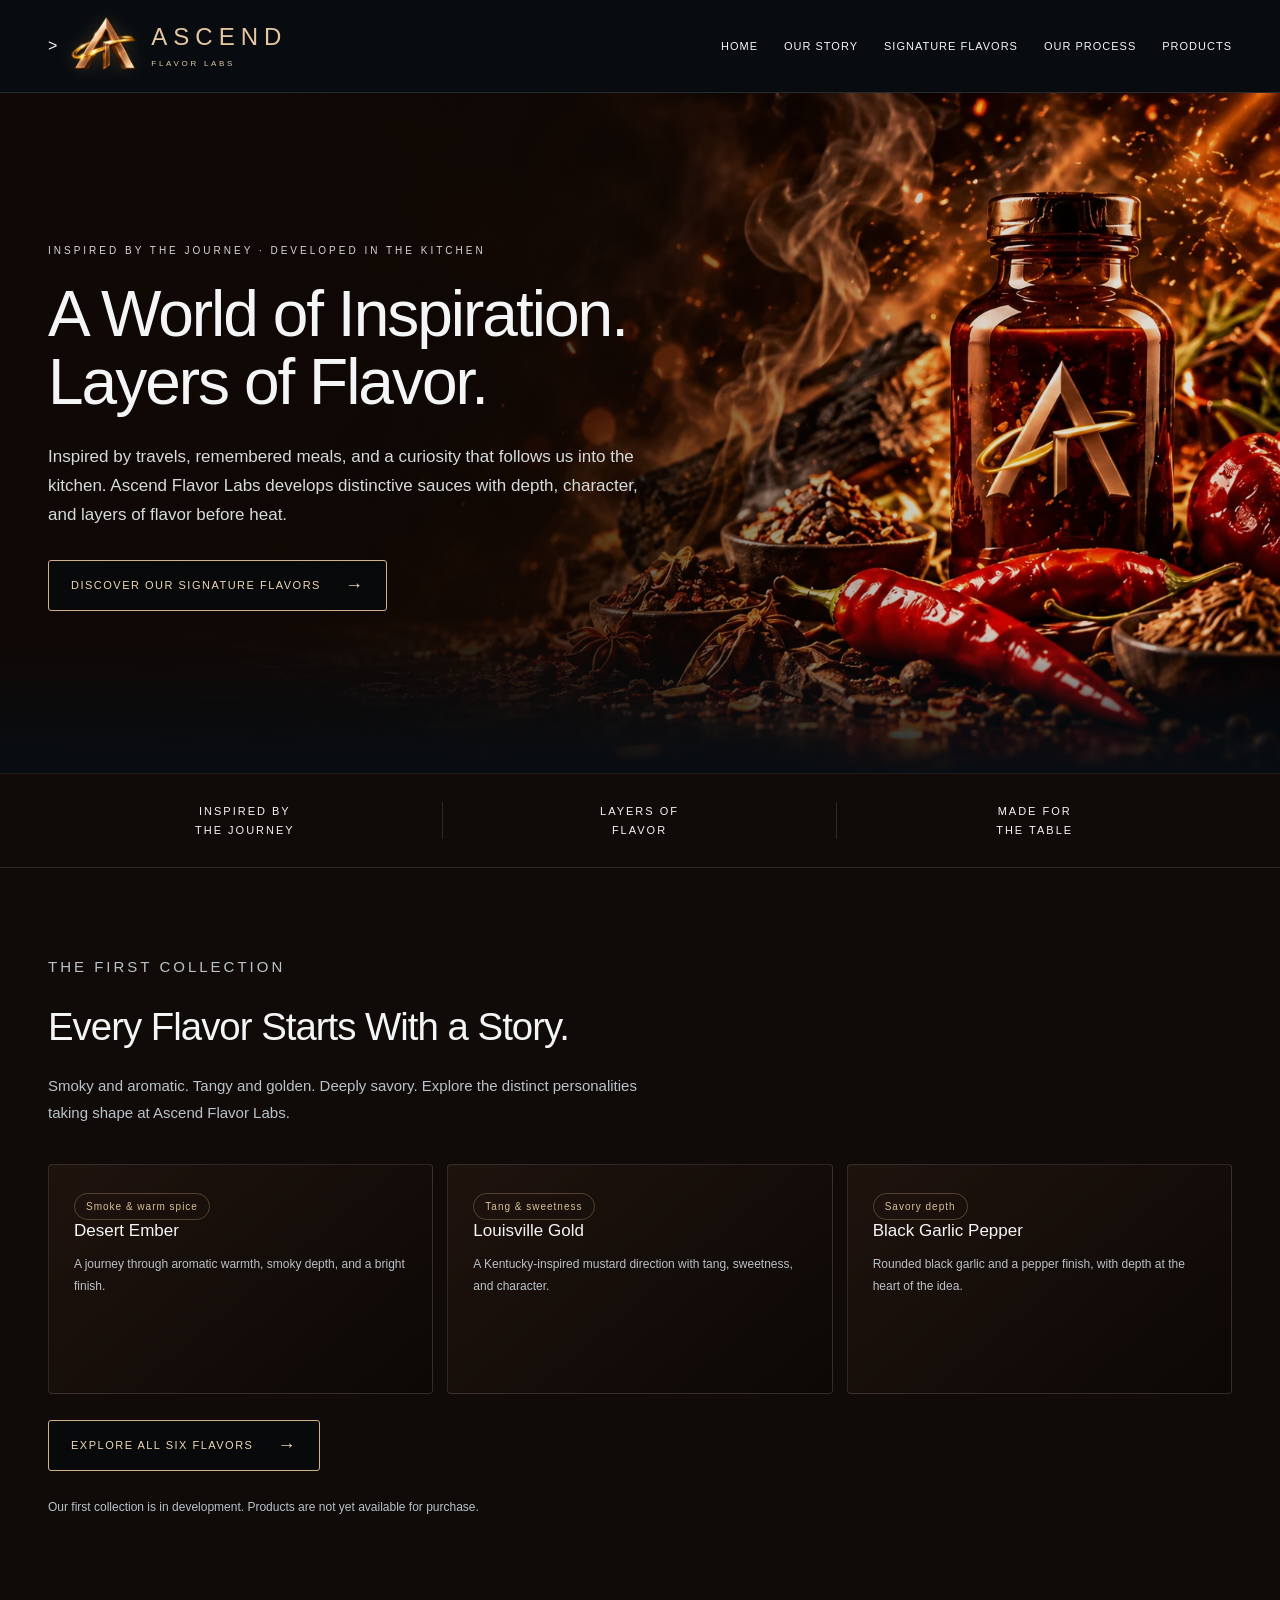
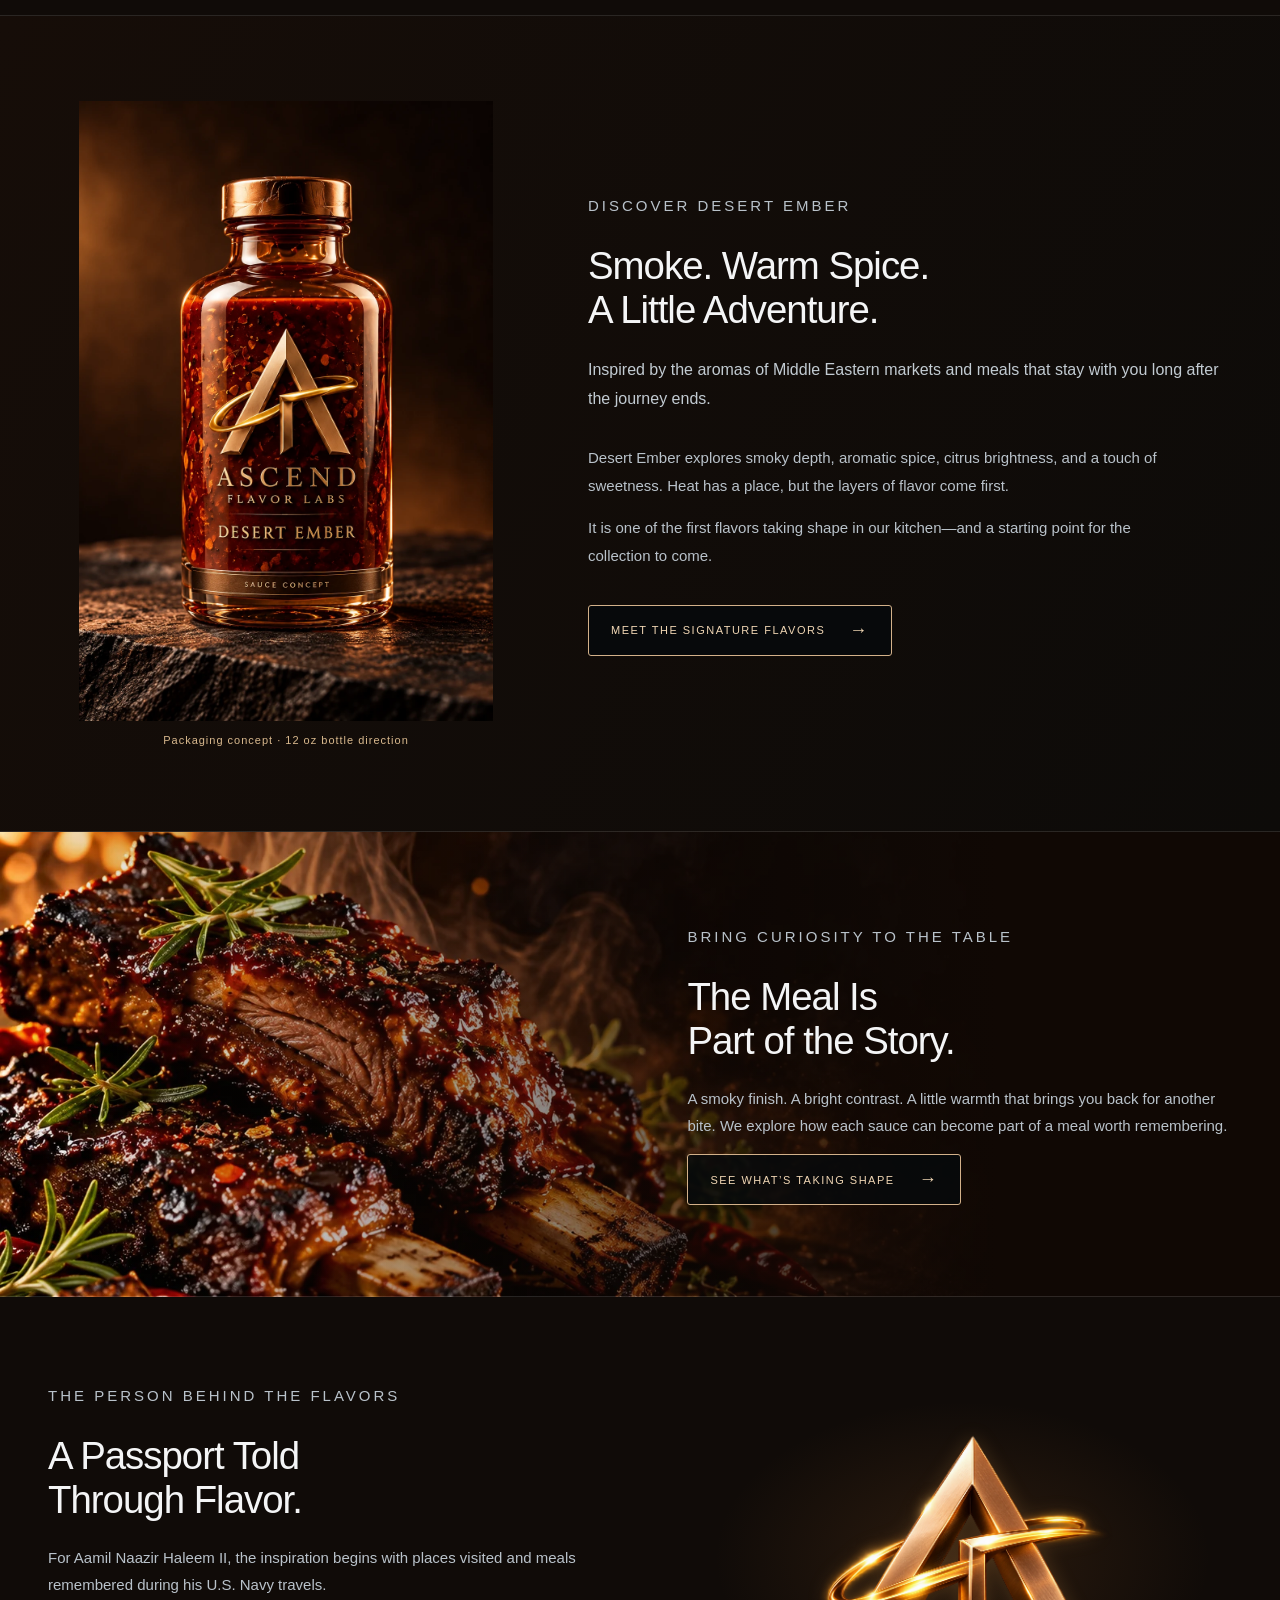
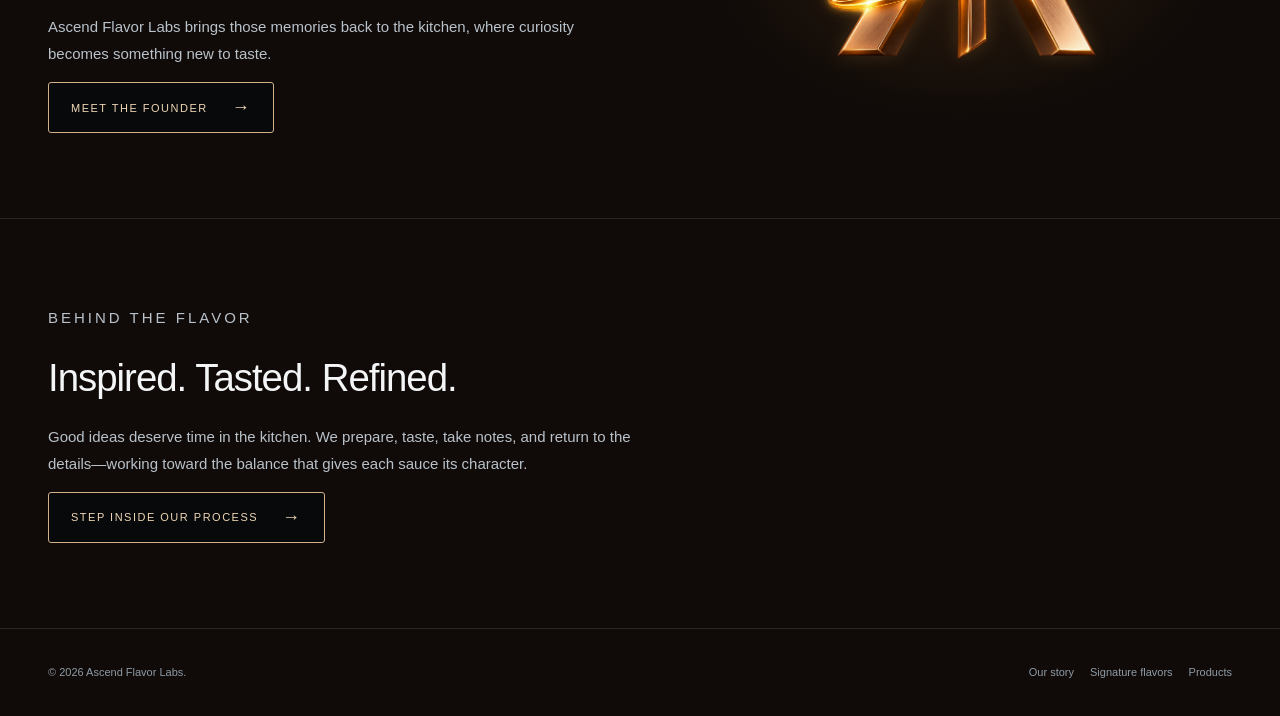
<file: index.html>
<!doctype html>
<html lang="en">
  <head>
    <meta charset="utf-8" />
    <meta name="viewport" content="width=device-width,initial-scale=1" />
    <meta name="robots" content="index,follow" />
    <title>Ascend Flavor Labs</title>
    <meta
      name="description"
      content="Ascend Flavor Labs: a world of inspiration, layers of flavor. Discover our signature sauces and the stories behind them."
    />
    <link rel="stylesheet" href="site.css" />
    <link rel="icon" href="assets/ascend-mark.svg" type="image/svg+xml" />
  <link rel="stylesheet" href="pages.css" /></head>
  <body class="flavor">
    <a class="skip" href="#main">Skip to content</a>
    <!-- Site header and navigation -->
    <header class="header">
      <div class="wrap nav">
        <div class="brand-block">
          <div class="brand">
            ><img
              src="assets/ascend-display.webp"
              alt="Ascend Flavor Labs"
              width="70"
              height="70"
            /><span class="brand-type"
              ><span class="brand-name">ASCEND</span
              ><span class="brand-entity">FLAVOR LABS</span></span
            ></div
          >
        </div>
        <button class="menu" aria-expanded="false" aria-controls="navigation">
          Menu
        </button>
        <nav class="links" id="navigation" aria-label="Main navigation"><a href="index.html">Home</a><a href="our-story.html">Our story</a><a href="signature-flavors.html">Signature flavors</a><a href="our-process.html">Our process</a><a href="products.html">Products</a></nav>
      </div>
    </header>
    <!-- Main page content -->
    <main id="main"><section class="hero" id="home" style="--hero:url(assets/flavor-hero.webp)"><div class="wrap"><div class="hero-copy"><p class="eyebrow">Inspired by the journey · Developed in the kitchen</p><h1>A World of Inspiration.<br />Layers of Flavor.</h1><p>Inspired by travels, remembered meals, and a curiosity that follows us into the kitchen. Ascend Flavor Labs develops distinctive sauces with depth, character, and layers of flavor before heat.</p><a class="button" href="signature-flavors.html">Discover our signature flavors</a></div></div></section><div class="principles"><div class="wrap"><span>Inspired by<br />the journey</span><span>Layers of<br />flavor</span><span>Made for<br />the table</span></div></div><section class="section " id="development"><div class="wrap"><p class="eyebrow">The first collection</p><h2>Every Flavor Starts With a Story.</h2><p>Smoky and aromatic. Tangy and golden. Deeply savory. Explore the distinct personalities taking shape at Ascend Flavor Labs.</p><div class="cards collection-cards"><article class="card"><span class="badge">Smoke &amp; warm spice</span><h3>Desert Ember</h3><p>A journey through aromatic warmth, smoky depth, and a bright finish.</p></article><article class="card"><span class="badge">Tang &amp; sweetness</span><h3>Louisville Gold</h3><p>A Kentucky-inspired mustard direction with tang, sweetness, and character.</p></article><article class="card"><span class="badge">Savory depth</span><h3>Black Garlic Pepper</h3><p>Rounded black garlic and a pepper finish, with depth at the heart of the idea.</p></article></div><a class="button" href="signature-flavors.html">Explore all six flavors</a><p class="hint collection-status">Our first collection is in development. Products are not yet available for purchase.</p></div></section><section class="section featured-sauce" id="desert-ember"><div class="wrap"><div class="bottle-feature"><figure><img src="assets/desert-ember-concept.webp" width="1024" height="1536" alt="Desert Ember glass bottle concept with the raised Ascend emblem and painted lettering" loading="lazy"/><figcaption>Packaging concept · 12 oz bottle direction</figcaption></figure><div><p class="eyebrow">Discover Desert Ember</p><h2>Smoke. Warm Spice.<br />A Little Adventure.</h2><p class="lede">Inspired by the aromas of Middle Eastern markets and meals that stay with you long after the journey ends.</p><p>Desert Ember explores smoky depth, aromatic spice, citrus brightness, and a touch of sweetness. Heat has a place, but the layers of flavor come first.</p><p>It is one of the first flavors taking shape in our kitchen—and a starting point for the collection to come.</p><a class="button" href="signature-flavors.html#desert-ember">Meet the signature flavors</a></div></div></div></section><section class="image-section" style="--section-image:url(assets/flavor-food.webp)"><div class="wrap"><div class="image-copy"><p class="eyebrow">Bring curiosity to the table</p><h2>The Meal Is<br />Part of the Story.</h2><p>A smoky finish. A bright contrast. A little warmth that brings you back for another bite. We explore how each sauce can become part of a meal worth remembering.</p><a class="button" href="products.html">See what’s taking shape</a></div></div></section><section class="section " id="story"><div class="wrap"><div class="intro"><div><p class="eyebrow">The person behind the flavors</p><h2>A Passport Told<br />Through Flavor.</h2><p>For Aamil Naazir Haleem II, the inspiration begins with places visited and meals remembered during his U.S. Navy travels.</p><p>Ascend Flavor Labs brings those memories back to the kitchen, where curiosity becomes something new to taste.</p><a class="button" href="our-story.html#founder">Meet the founder</a></div><div class="intro-mark"><img src="assets/ascend-display.webp" width="300" height="276" alt="Bronze Ascend monogram with gold orbit" loading="lazy"/></div></div></div></section><section class="section " id="process"><div class="wrap"><p class="eyebrow">Behind the flavor</p><h2>Inspired. Tasted. Refined.</h2><p>Good ideas deserve time in the kitchen. We prepare, taste, take notes, and return to the details—working toward the balance that gives each sauce its character.</p><a class="button" href="our-process.html">Step inside our process</a></div></section></main>
    <!-- Site footer -->
    <footer class="footer">
      <div class="wrap">
        <div>© 2026 Ascend Flavor Labs.</div>
        <div><a href="our-story.html">Our story</a><a href="signature-flavors.html">Signature flavors</a><a href="products.html">Products</a></div>
      </div>
    </footer>
    <script src="site.js" defer></script>
  </body>
</html>
</file>
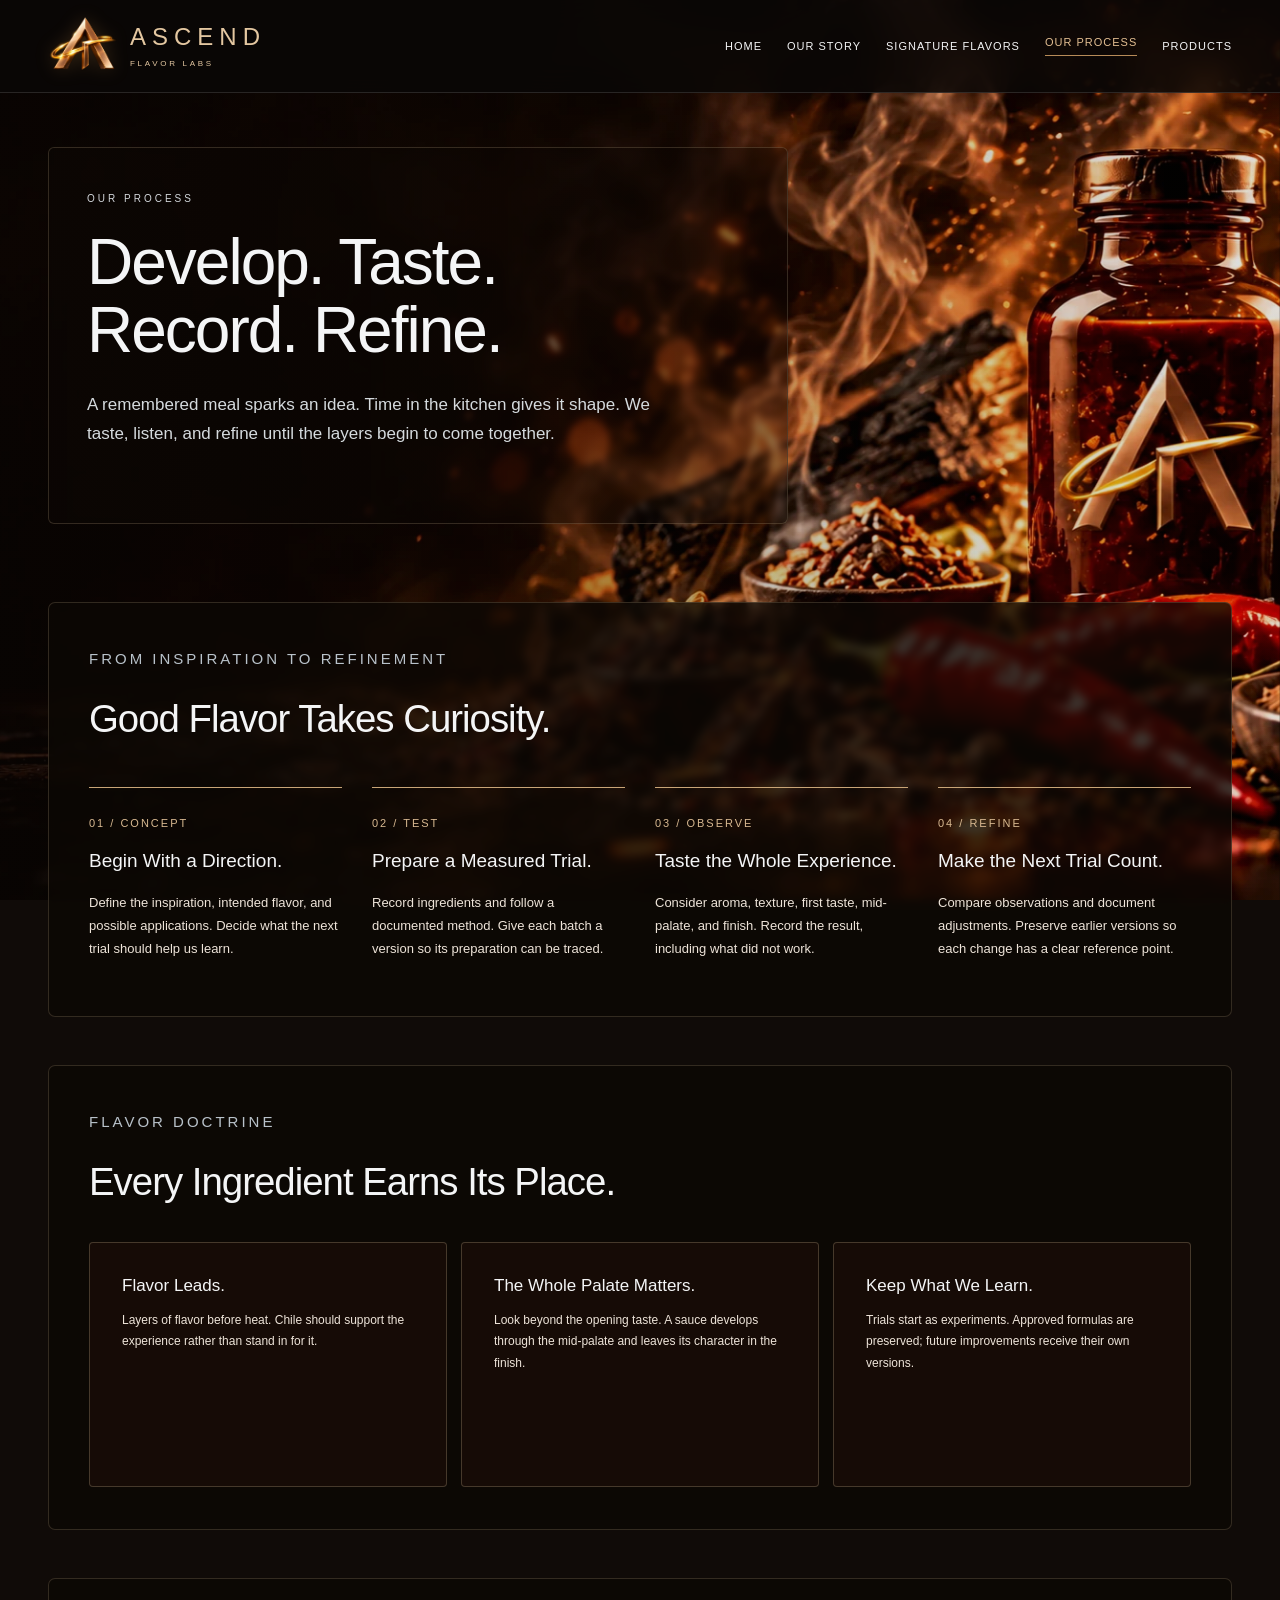
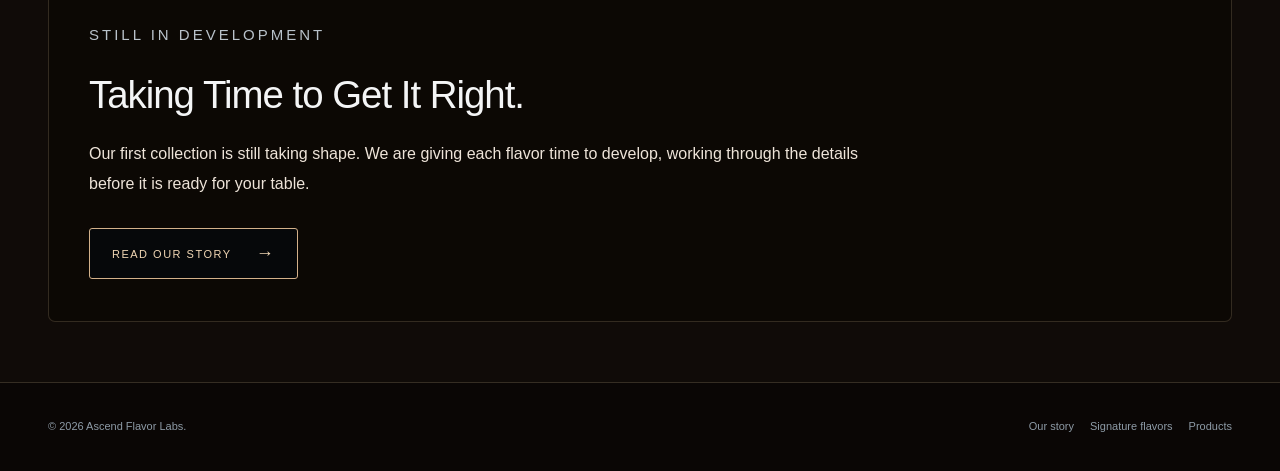
<file: our-process.html>
<!doctype html>
<html lang="en">
  <head>
    <meta charset="utf-8" />
    <meta name="viewport" content="width=device-width,initial-scale=1" />
    <meta name="robots" content="index,follow" />
    <title>Our Process | Ascend Flavor Labs</title>
    <meta
      name="description"
      content="Inside the Ascend Flavor Labs process: develop, taste, record, and refine. Layers of flavor before heat."
    />
    <link rel="stylesheet" href="site.css" />
    <link rel="icon" href="assets/ascend-mark.svg" type="image/svg+xml" />
  <link rel="stylesheet" href="pages.css" /></head>
  <body class="flavor immersive-page">
    <a class="skip" href="#main">Skip to content</a>
    <!-- Site header and navigation -->
    <header class="header">
      <div class="wrap nav">
        <div class="brand-block">
          <a class="brand" href="index.html"
            ><img
              src="assets/ascend-display.webp"
              alt="Ascend Flavor Labs"
              width="70"
              height="70"
            /><span class="brand-type"
              ><span class="brand-name">ASCEND</span
              ><span class="brand-entity">FLAVOR LABS</span></span
            ></a
          >
        </div>
        <button class="menu" aria-expanded="false" aria-controls="navigation">
          Menu
        </button>
        <nav class="links" id="navigation" aria-label="Main navigation"><a href="index.html">Home</a><a href="our-story.html">Our story</a><a href="signature-flavors.html">Signature flavors</a><a aria-current="page" href="our-process.html">Our process</a><a href="products.html">Products</a></nav>
      </div>
    </header>
    <!-- Main page content -->
    <main id="main"><section class="hero page-hero" style="--hero:url(assets/flavor-hero.webp)"><div class="wrap"><div class="hero-copy"><p class="eyebrow">Our process</p><h1>Develop. Taste.<br />Record. Refine.</h1><p>A remembered meal sparks an idea. Time in the kitchen gives it shape. We taste, listen, and refine until the layers begin to come together.</p></div></div></section><section class="section "><div class="wrap"><p class="eyebrow">From inspiration to refinement</p><h2>Good Flavor Takes Curiosity.</h2><div class="steps"><article class="step"><span>01 / CONCEPT</span><h3>Begin With a Direction.</h3><p>Define the inspiration, intended flavor, and possible applications. Decide what the next trial should help us learn.</p></article><article class="step"><span>02 / TEST</span><h3>Prepare a Measured Trial.</h3><p>Record ingredients and follow a documented method. Give each batch a version so its preparation can be traced.</p></article><article class="step"><span>03 / OBSERVE</span><h3>Taste the Whole Experience.</h3><p>Consider aroma, texture, first taste, mid-palate, and finish. Record the result, including what did not work.</p></article><article class="step"><span>04 / REFINE</span><h3>Make the Next Trial Count.</h3><p>Compare observations and document adjustments. Preserve earlier versions so each change has a clear reference point.</p></article></div></div></section><section class="section "><div class="wrap"><p class="eyebrow">Flavor doctrine</p><h2>Every Ingredient Earns Its Place.</h2><div class="cards memory-cards"><article class="card"><h3>Flavor Leads.</h3><p>Layers of flavor before heat. Chile should support the experience rather than stand in for it.</p></article><article class="card"><h3>The Whole Palate Matters.</h3><p>Look beyond the opening taste. A sauce develops through the mid-palate and leaves its character in the finish.</p></article><article class="card"><h3>Keep What We Learn.</h3><p>Trials start as experiments. Approved formulas are preserved; future improvements receive their own versions.</p></article></div></div></section><section class="section contact"><div class="wrap"><p class="eyebrow">Still in development</p><h2>Taking Time to Get It Right.</h2><p class="lede">Our first collection is still taking shape. We are giving each flavor time to develop, working through the details before it is ready for your table.</p><a class="button" href="our-story.html">Read our story</a></div></section></main>
    <!-- Site footer -->
    <footer class="footer">
      <div class="wrap">
        <div>© 2026 Ascend Flavor Labs.</div>
        <div><a href="our-story.html">Our story</a><a href="signature-flavors.html">Signature flavors</a><a href="products.html">Products</a></div>
      </div>
    </footer>
    <script src="site.js" defer></script>
  </body>
</html>
</file>
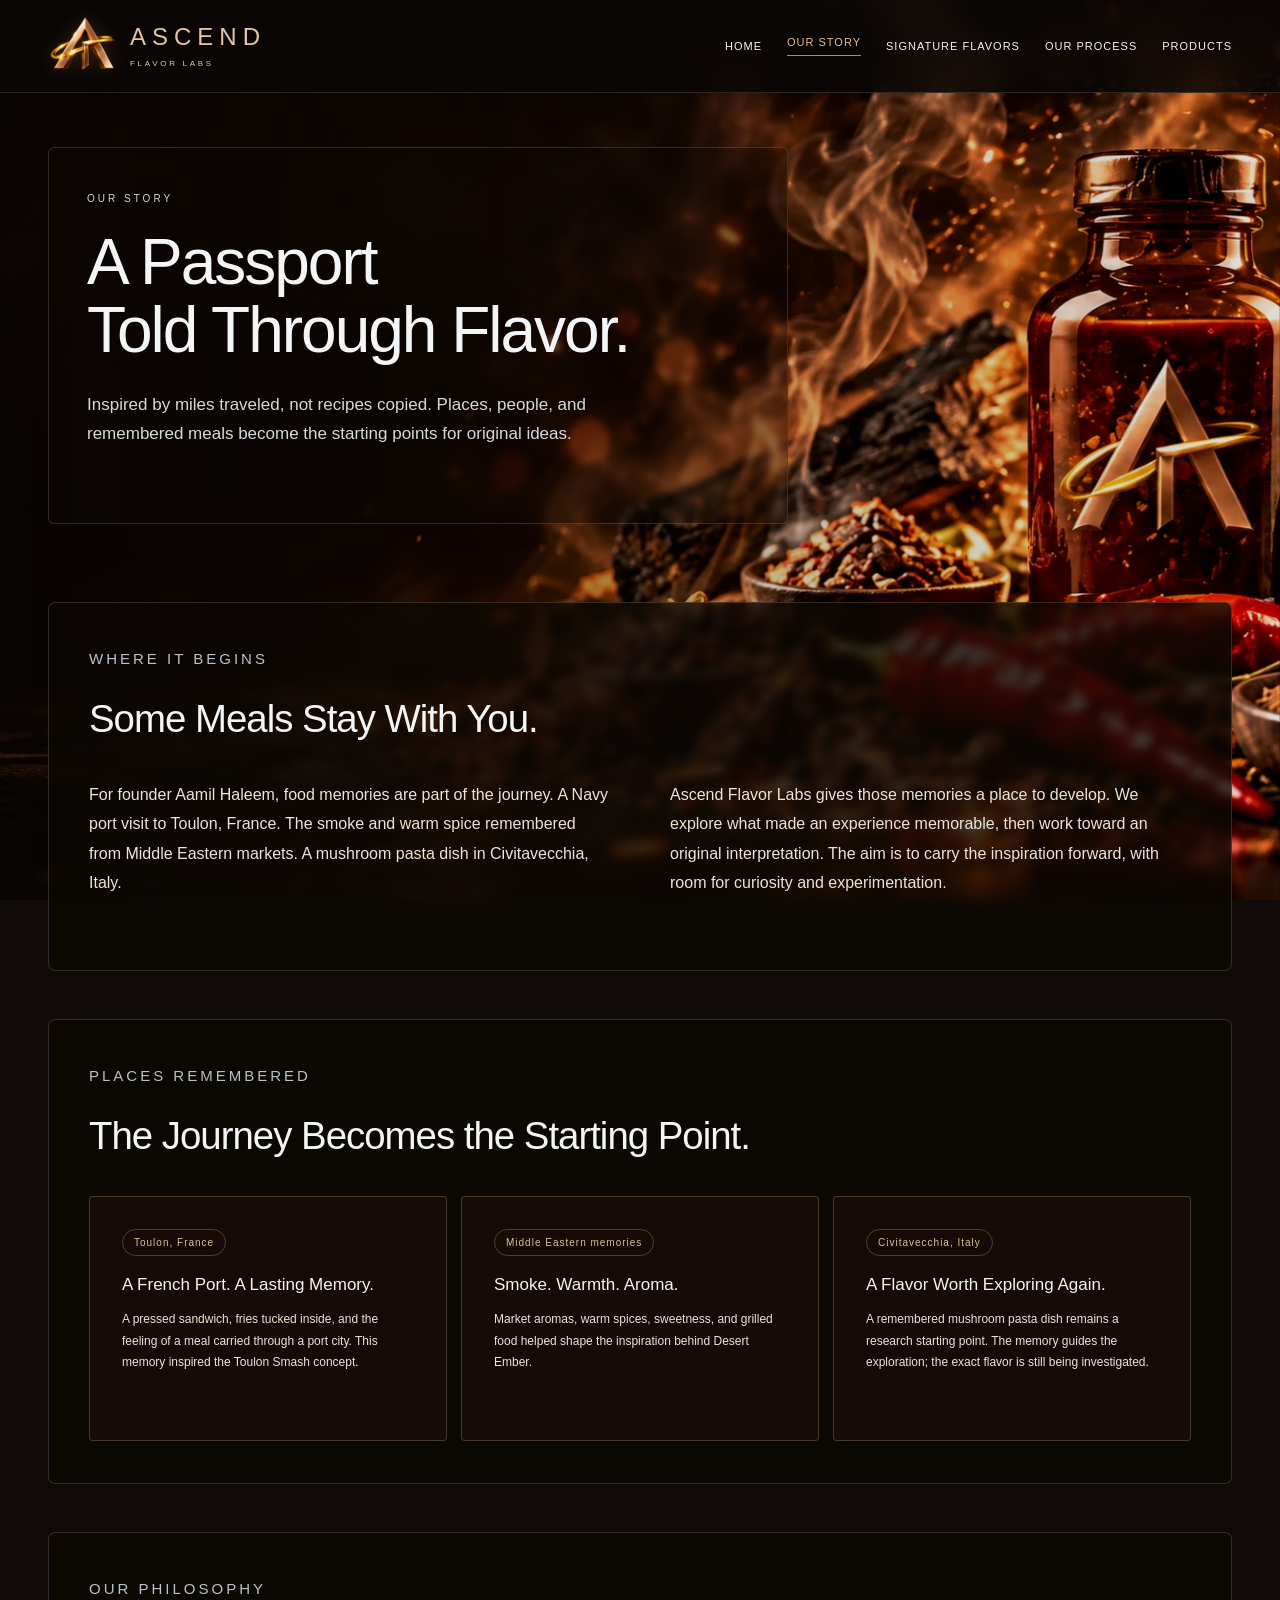
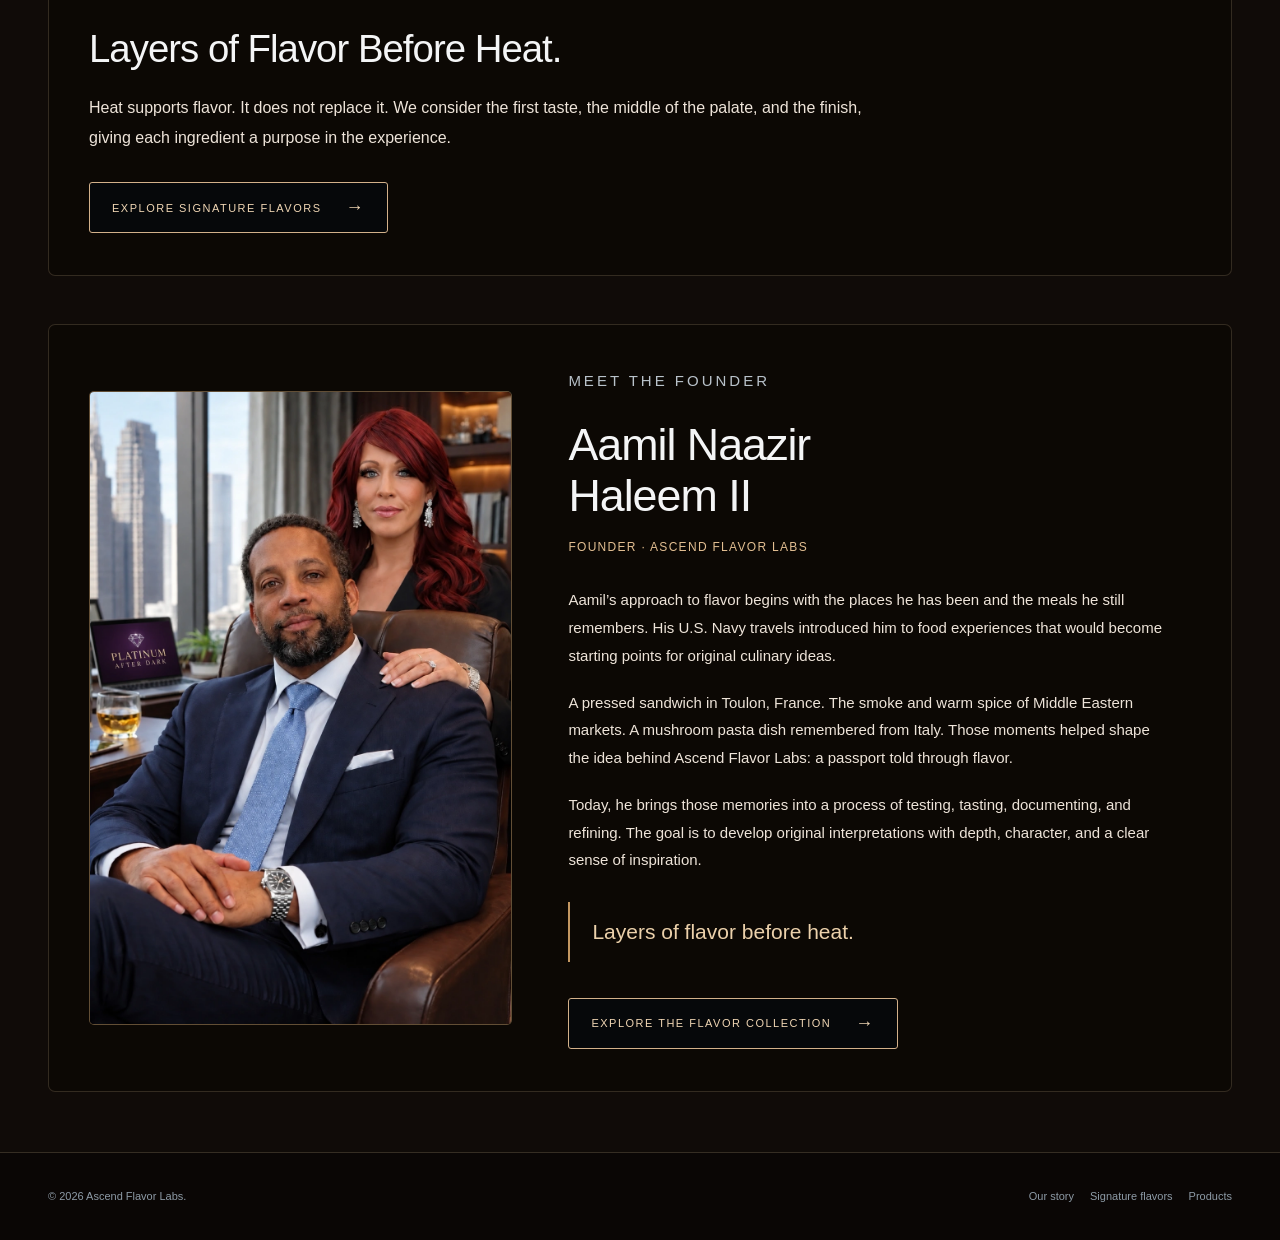
<file: our-story.html>
<!doctype html>
<html lang="en">
  <head>
    <meta charset="utf-8" />
    <meta name="viewport" content="width=device-width,initial-scale=1" />
    <meta name="robots" content="index,follow" />
    <title>Our Story | Ascend Flavor Labs</title>
    <meta
      name="description"
      content="Meet Aamil Naazir Haleem II and discover the travels and remembered meals behind Ascend Flavor Labs."
    />
    <link rel="stylesheet" href="site.css" />
    <link rel="icon" href="assets/ascend-mark.svg" type="image/svg+xml" />
  <link rel="stylesheet" href="pages.css" /></head>
  <body class="flavor immersive-page">
    <a class="skip" href="#main">Skip to content</a>
    <!-- Site header and navigation -->
    <header class="header">
      <div class="wrap nav">
        <div class="brand-block">
          <a class="brand" href="index.html"
            ><img
              src="assets/ascend-display.webp"
              alt="Ascend Flavor Labs"
              width="70"
              height="70"
            /><span class="brand-type"
              ><span class="brand-name">ASCEND</span
              ><span class="brand-entity">FLAVOR LABS</span></span
            ></a
          >
        </div>
        <button class="menu" aria-expanded="false" aria-controls="navigation">
          Menu
        </button>
        <nav class="links" id="navigation" aria-label="Main navigation"><a href="index.html">Home</a><a aria-current="page" href="our-story.html">Our story</a><a href="signature-flavors.html">Signature flavors</a><a href="our-process.html">Our process</a><a href="products.html">Products</a></nav>
      </div>
    </header>
    <!-- Main page content -->
    <main id="main"><section class="hero page-hero" style="--hero:url(assets/flavor-hero.webp)"><div class="wrap"><div class="hero-copy"><p class="eyebrow">Our story</p><h1>A Passport<br />Told Through Flavor.</h1><p>Inspired by miles traveled, not recipes copied. Places, people, and remembered meals become the starting points for original ideas.</p></div></div></section><section class="section "><div class="wrap"><p class="eyebrow">Where it begins</p><h2>Some Meals Stay With You.</h2><div class="story-grid"><p class="lede">For founder Aamil Haleem, food memories are part of the journey. A Navy port visit to Toulon, France. The smoke and warm spice remembered from Middle Eastern markets. A mushroom pasta dish in Civitavecchia, Italy.</p><p class="lede">Ascend Flavor Labs gives those memories a place to develop. We explore what made an experience memorable, then work toward an original interpretation. The aim is to carry the inspiration forward, with room for curiosity and experimentation.</p></div></div></section><section class="section "><div class="wrap"><p class="eyebrow">Places remembered</p><h2>The Journey Becomes the Starting Point.</h2><div class="cards memory-cards"><article class="card"><span class="badge">Toulon, France</span><h3>A French Port. A Lasting Memory.</h3><p>A pressed sandwich, fries tucked inside, and the feeling of a meal carried through a port city. This memory inspired the Toulon Smash concept.</p></article><article class="card"><span class="badge">Middle Eastern memories</span><h3>Smoke. Warmth. Aroma.</h3><p>Market aromas, warm spices, sweetness, and grilled food helped shape the inspiration behind Desert Ember.</p></article><article class="card"><span class="badge">Civitavecchia, Italy</span><h3>A Flavor Worth Exploring Again.</h3><p>A remembered mushroom pasta dish remains a research starting point. The memory guides the exploration; the exact flavor is still being investigated.</p></article></div></div></section><section class="section contact"><div class="wrap"><p class="eyebrow">Our philosophy</p><h2>Layers of Flavor Before Heat.</h2><p class="lede">Heat supports flavor. It does not replace it. We consider the first taste, the middle of the palate, and the finish, giving each ingredient a purpose in the experience.</p><a class="button" href="signature-flavors.html">Explore signature flavors</a></div></section><section class="section founder-section" id="founder"><div class="wrap"><div class="founder-grid"><figure class="founder-photo"><img src="assets/founder-portrait-platinum-pad.webp" alt="Portrait of Aamil Naazir Haleem II with his wife" width="1024" height="1536" loading="lazy" /></figure><div class="founder-bio"><p class="eyebrow">Meet the founder</p><h2>Aamil Naazir<br />Haleem II</h2><p class="founder-role">Founder · Ascend Flavor Labs</p><p>Aamil’s approach to flavor begins with the places he has been and the meals he still remembers. His U.S. Navy travels introduced him to food experiences that would become starting points for original culinary ideas.</p><p>A pressed sandwich in Toulon, France. The smoke and warm spice of Middle Eastern markets. A mushroom pasta dish remembered from Italy. Those moments helped shape the idea behind Ascend Flavor Labs: a passport told through flavor.</p><p>Today, he brings those memories into a process of testing, tasting, documenting, and refining. The goal is to develop original interpretations with depth, character, and a clear sense of inspiration.</p><blockquote>Layers of flavor before heat.</blockquote><a class="button" href="signature-flavors.html">Explore the flavor collection</a></div></div></div></section></main>
    <!-- Site footer -->
    <footer class="footer">
      <div class="wrap">
        <div>© 2026 Ascend Flavor Labs.</div>
        <div><a href="our-story.html">Our story</a><a href="signature-flavors.html">Signature flavors</a><a href="products.html">Products</a></div>
      </div>
    </footer>
    <script src="site.js" defer></script>
  </body>
</html>
</file>
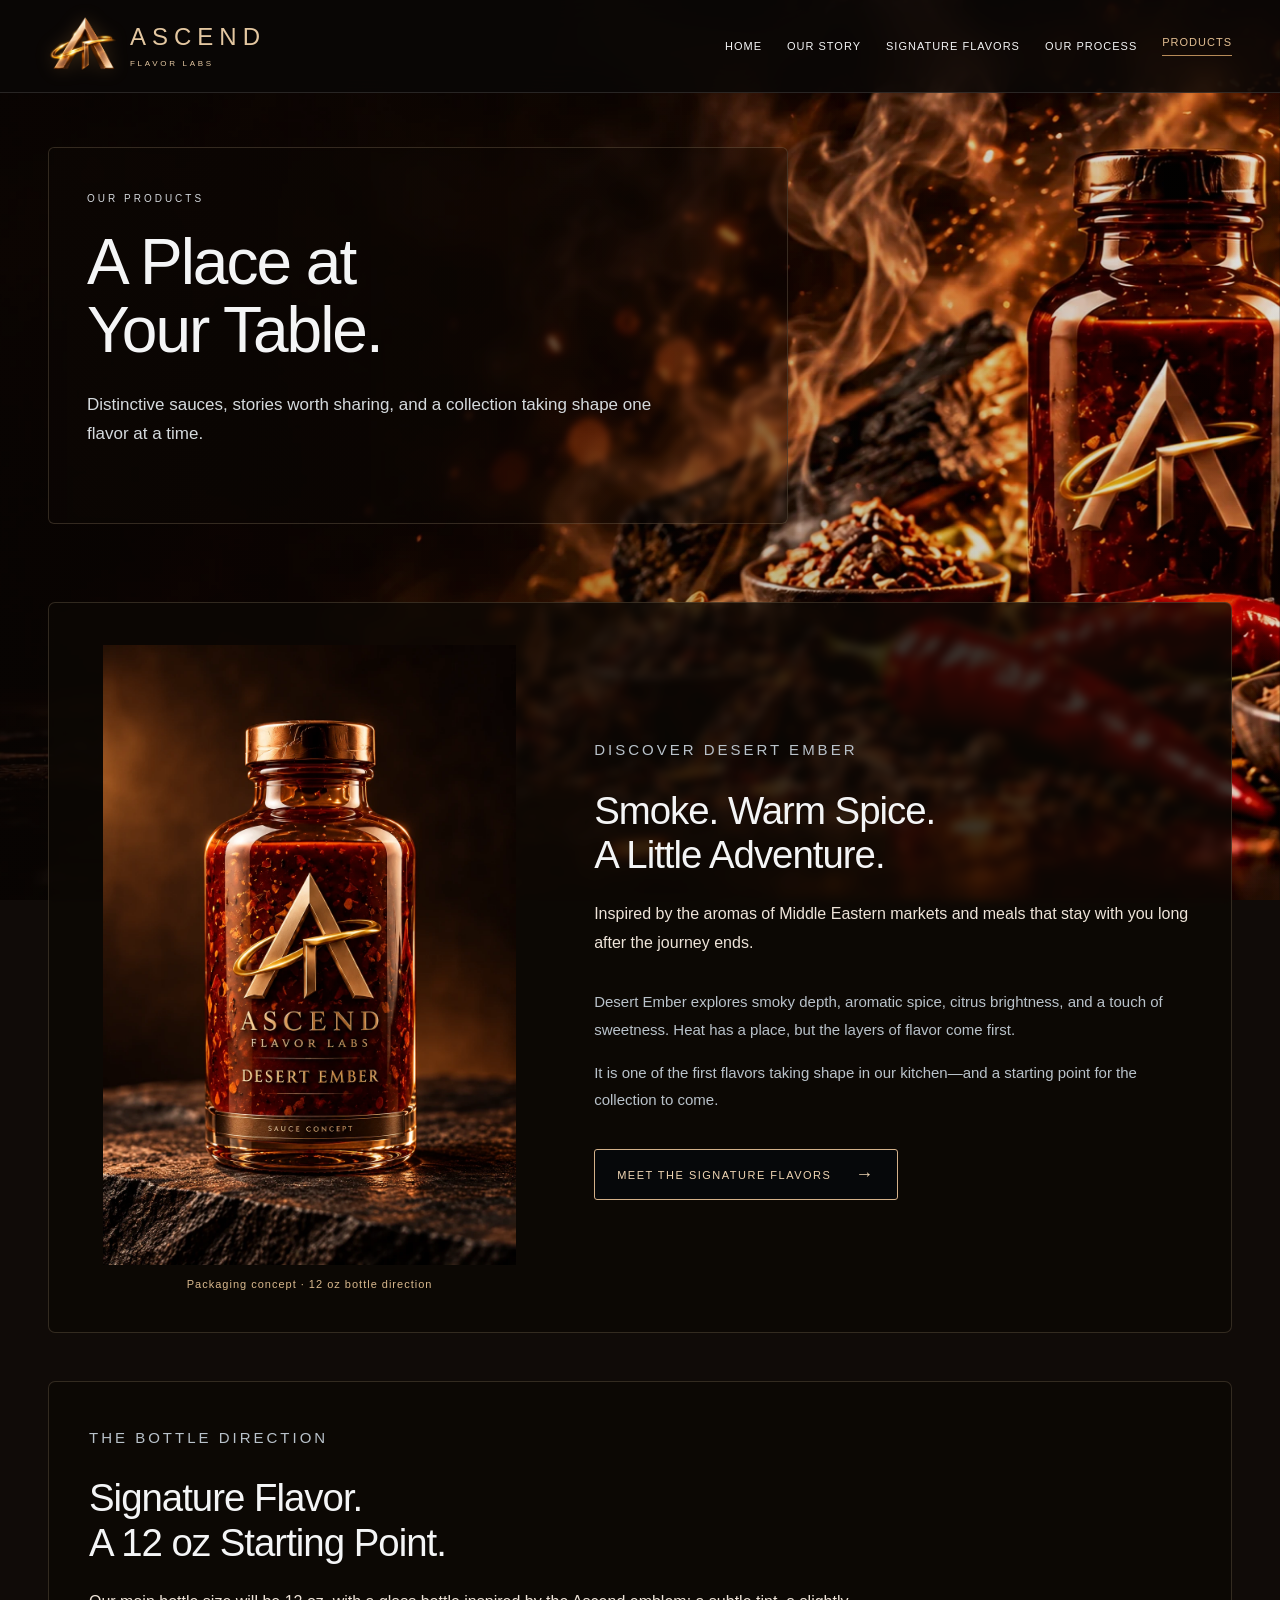
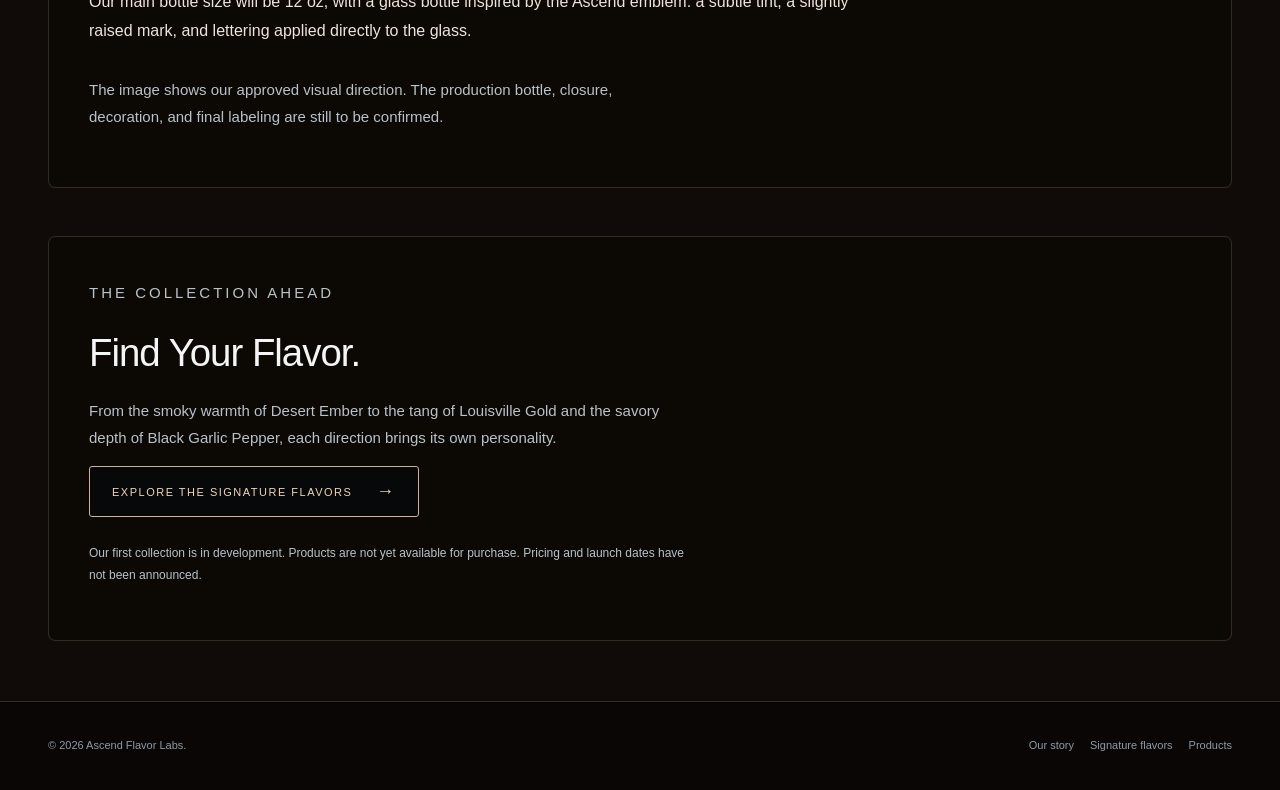
<file: products.html>
<!doctype html>
<html lang="en">
  <head>
    <meta charset="utf-8" />
    <meta name="viewport" content="width=device-width,initial-scale=1" />
    <meta name="robots" content="index,follow" />
    <title>Products | Ascend Flavor Labs</title>
    <meta
      name="description"
      content="Discover the Ascend Flavor Labs sauce collection and 12 oz glass bottle direction. Products are in development."
    />
    <link rel="stylesheet" href="site.css" />
    <link rel="icon" href="assets/ascend-mark.svg" type="image/svg+xml" />
  <link rel="stylesheet" href="pages.css" /></head>
  <body class="flavor immersive-page">
    <a class="skip" href="#main">Skip to content</a>
    <!-- Site header and navigation -->
    <header class="header">
      <div class="wrap nav">
        <div class="brand-block">
          <a class="brand" href="index.html"
            ><img
              src="assets/ascend-display.webp"
              alt="Ascend Flavor Labs"
              width="70"
              height="70"
            /><span class="brand-type"
              ><span class="brand-name">ASCEND</span
              ><span class="brand-entity">FLAVOR LABS</span></span
            ></a
          >
        </div>
        <button class="menu" aria-expanded="false" aria-controls="navigation">
          Menu
        </button>
        <nav class="links" id="navigation" aria-label="Main navigation"><a href="index.html">Home</a><a href="our-story.html">Our story</a><a href="signature-flavors.html">Signature flavors</a><a href="our-process.html">Our process</a><a aria-current="page" href="products.html">Products</a></nav>
      </div>
    </header>
    <!-- Main page content -->
    <main id="main"><section class="hero page-hero"><div class="wrap"><div class="hero-copy"><p class="eyebrow">Our products</p><h1>A Place at<br />Your Table.</h1><p>Distinctive sauces, stories worth sharing, and a collection taking shape one flavor at a time.</p></div></div></section><section class="section featured-sauce"><div class="wrap"><div class="bottle-feature"><figure><img src="assets/desert-ember-concept.webp" width="1024" height="1536" alt="Desert Ember glass bottle concept with the raised Ascend emblem and painted lettering" loading="lazy"/><figcaption>Packaging concept · 12 oz bottle direction</figcaption></figure><div><p class="eyebrow">Discover Desert Ember</p><h2>Smoke. Warm Spice.<br />A Little Adventure.</h2><p class="lede">Inspired by the aromas of Middle Eastern markets and meals that stay with you long after the journey ends.</p><p>Desert Ember explores smoky depth, aromatic spice, citrus brightness, and a touch of sweetness. Heat has a place, but the layers of flavor come first.</p><p>It is one of the first flavors taking shape in our kitchen—and a starting point for the collection to come.</p><a class="button" href="signature-flavors.html#desert-ember">Meet the signature flavors</a></div></div></div></section><section class="section "><div class="wrap"><p class="eyebrow">The bottle direction</p><h2>Signature Flavor.<br />A 12 oz Starting Point.</h2><p class="lede">Our main bottle size will be 12 oz, with a glass bottle inspired by the Ascend emblem: a subtle tint, a slightly raised mark, and lettering applied directly to the glass.</p><p>The image shows our approved visual direction. The production bottle, closure, decoration, and final labeling are still to be confirmed.</p></div></section><section class="section "><div class="wrap"><p class="eyebrow">The collection ahead</p><h2>Find Your Flavor.</h2><p>From the smoky warmth of Desert Ember to the tang of Louisville Gold and the savory depth of Black Garlic Pepper, each direction brings its own personality.</p><a class="button" href="signature-flavors.html">Explore the signature flavors</a><p class="hint collection-status">Our first collection is in development. Products are not yet available for purchase. Pricing and launch dates have not been announced.</p></div></section></main>
    <!-- Site footer -->
    <footer class="footer">
      <div class="wrap">
        <div>© 2026 Ascend Flavor Labs.</div>
        <div><a href="our-story.html">Our story</a><a href="signature-flavors.html">Signature flavors</a><a href="products.html">Products</a></div>
      </div>
    </footer>
    <script src="site.js" defer></script>
  </body>
</html>
</file>
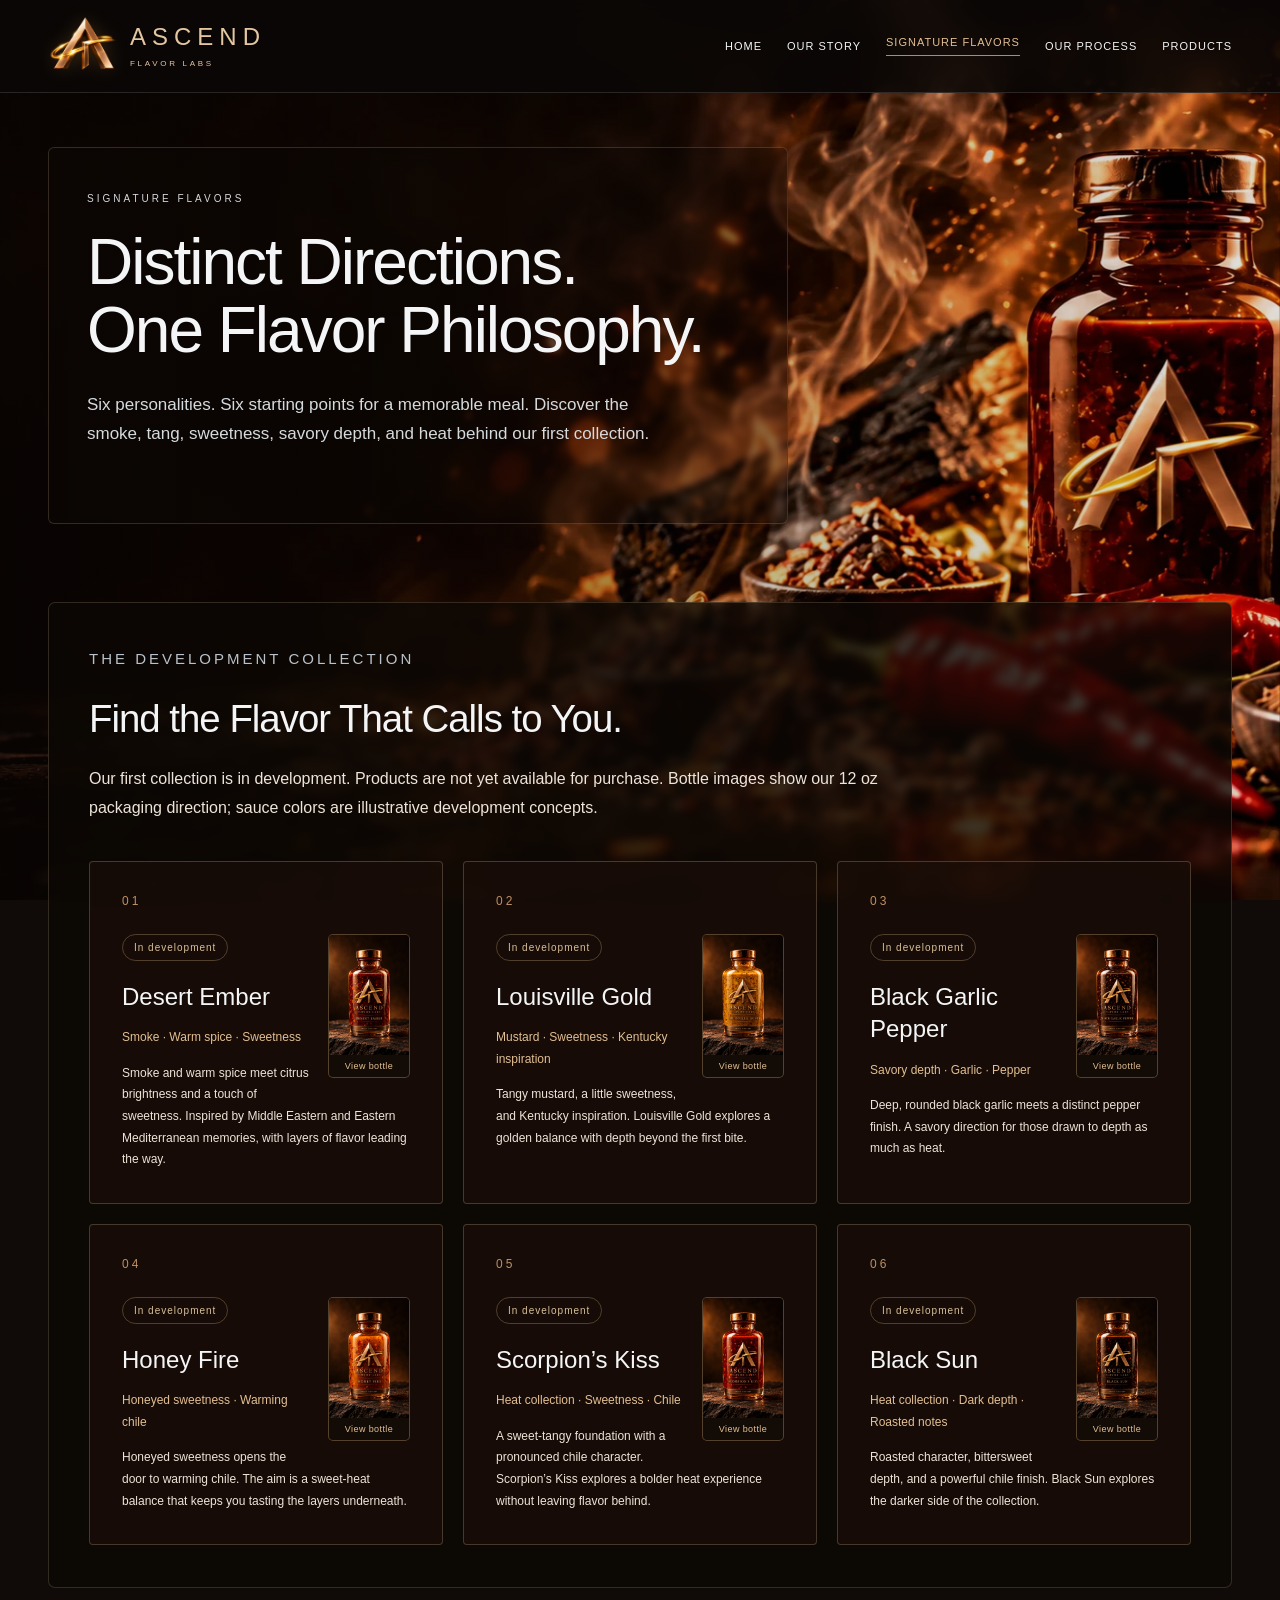
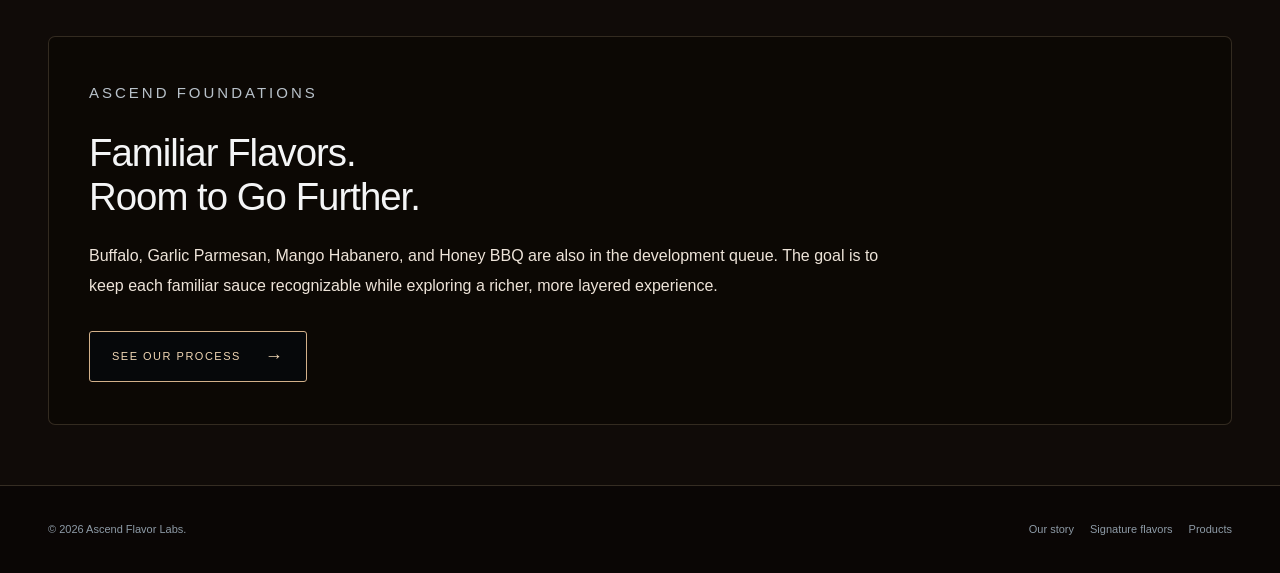
<file: signature-flavors.html>
<!doctype html>
<html lang="en">
  <head>
    <meta charset="utf-8" />
    <meta name="viewport" content="width=device-width,initial-scale=1" />
    <meta name="robots" content="index,follow" />
    <title>Signature Flavors | Ascend Flavor Labs</title>
    <meta
      name="description"
      content="Explore six signature sauce concepts from Ascend Flavor Labs, including Desert Ember, Louisville Gold, and Scorpion’s Kiss."
    />
    <link rel="stylesheet" href="site.css" />
    <link rel="icon" href="assets/ascend-mark.svg" type="image/svg+xml" />
  <link rel="stylesheet" href="pages.css" /></head>
  <body class="flavor immersive-page">
    <a class="skip" href="#main">Skip to content</a>
    <!-- Site header and navigation -->
    <header class="header">
      <div class="wrap nav">
        <div class="brand-block">
          <a class="brand" href="index.html"
            ><img
              src="assets/ascend-display.webp"
              alt="Ascend Flavor Labs"
              width="70"
              height="70"
            /><span class="brand-type"
              ><span class="brand-name">ASCEND</span
              ><span class="brand-entity">FLAVOR LABS</span></span
            ></a
          >
        </div>
        <button class="menu" aria-expanded="false" aria-controls="navigation">
          Menu
        </button>
        <nav class="links" id="navigation" aria-label="Main navigation"><a href="index.html">Home</a><a href="our-story.html">Our story</a><a aria-current="page" href="signature-flavors.html">Signature flavors</a><a href="our-process.html">Our process</a><a href="products.html">Products</a></nav>
      </div>
    </header>
    <!-- Main page content -->
    <main id="main"><section class="hero page-hero" style="--hero:url(assets/flavor-hero.webp)"><div class="wrap"><div class="hero-copy"><p class="eyebrow">Signature flavors</p><h1>Distinct Directions.<br />One Flavor Philosophy.</h1><p>Six personalities. Six starting points for a memorable meal. Discover the smoke, tang, sweetness, savory depth, and heat behind our first collection.</p></div></div></section><section class="section "><div class="wrap"><p class="eyebrow">The development collection</p><h2>Find the Flavor That Calls to You.</h2><p class="lede">Our first collection is in development. Products are not yet available for purchase. Bottle images show our 12 oz packaging direction; sauce colors are illustrative development concepts.</p><div class="cards flavor-grid"><article class="card flavor-card"><div class="flavor-number">01</div><a class="flavor-bottle" href="assets/desert-ember-concept.webp" data-bottle-image aria-label="Enlarge Desert Ember bottle"><img src="assets/desert-ember-concept.webp" alt="Desert Ember 12 oz glass bottle concept with raised Ascend emblem" width="1024" height="1536" loading="lazy" /><span>View bottle</span></a><span class="badge">In development</span><h3 id="desert-ember">Desert Ember</h3><p class="flavor-profile">Smoke · Warm spice · Sweetness</p><p>Smoke and warm spice meet citrus brightness and a touch of sweetness. Inspired by Middle Eastern and Eastern Mediterranean memories, with layers of flavor leading the way.</p></article><article class="card flavor-card"><div class="flavor-number">02</div><a class="flavor-bottle" href="assets/louisville-gold-concept.webp" data-bottle-image aria-label="Enlarge Louisville Gold bottle"><img src="assets/louisville-gold-concept.webp" alt="Louisville Gold 12 oz glass bottle concept with raised Ascend emblem" width="1024" height="1536" loading="lazy" /><span>View bottle</span></a><span class="badge">In development</span><h3>Louisville Gold</h3><p class="flavor-profile">Mustard · Sweetness · Kentucky inspiration</p><p>Tangy mustard, a little sweetness, and Kentucky inspiration. Louisville Gold explores a golden balance with depth beyond the first bite.</p></article><article class="card flavor-card"><div class="flavor-number">03</div><a class="flavor-bottle" href="assets/black-garlic-pepper-concept.webp" data-bottle-image aria-label="Enlarge Black Garlic Pepper bottle"><img src="assets/black-garlic-pepper-concept.webp" alt="Black Garlic Pepper 12 oz glass bottle concept with raised Ascend emblem" width="1024" height="1536" loading="lazy" /><span>View bottle</span></a><span class="badge">In development</span><h3>Black Garlic Pepper</h3><p class="flavor-profile">Savory depth · Garlic · Pepper</p><p>Deep, rounded black garlic meets a distinct pepper finish. A savory direction for those drawn to depth as much as heat.</p></article><article class="card flavor-card"><div class="flavor-number">04</div><a class="flavor-bottle" href="assets/honey-fire-concept.webp" data-bottle-image aria-label="Enlarge Honey Fire bottle"><img src="assets/honey-fire-concept.webp" alt="Honey Fire 12 oz glass bottle concept with raised Ascend emblem" width="1024" height="1536" loading="lazy" /><span>View bottle</span></a><span class="badge">In development</span><h3>Honey Fire</h3><p class="flavor-profile">Honeyed sweetness · Warming chile</p><p>Honeyed sweetness opens the door to warming chile. The aim is a sweet-heat balance that keeps you tasting the layers underneath.</p></article><article class="card flavor-card"><div class="flavor-number">05</div><a class="flavor-bottle" href="assets/scorpions-kiss-concept.webp" data-bottle-image aria-label="Enlarge Scorpion’s Kiss bottle"><img src="assets/scorpions-kiss-concept.webp" alt="Scorpion’s Kiss 12 oz glass bottle concept with raised Ascend emblem" width="1024" height="1536" loading="lazy" /><span>View bottle</span></a><span class="badge">In development</span><h3>Scorpion’s Kiss</h3><p class="flavor-profile">Heat collection · Sweetness · Chile</p><p>A sweet-tangy foundation with a pronounced chile character. Scorpion’s Kiss explores a bolder heat experience without leaving flavor behind.</p></article><article class="card flavor-card"><div class="flavor-number">06</div><a class="flavor-bottle" href="assets/black-sun-concept.webp" data-bottle-image aria-label="Enlarge Black Sun bottle"><img src="assets/black-sun-concept.webp" alt="Black Sun 12 oz glass bottle concept with raised Ascend emblem" width="1024" height="1536" loading="lazy" /><span>View bottle</span></a><span class="badge">In development</span><h3>Black Sun</h3><p class="flavor-profile">Heat collection · Dark depth · Roasted notes</p><p>Roasted character, bittersweet depth, and a powerful chile finish. Black Sun explores the darker side of the collection.</p></article></div></div></section><section class="section contact"><div class="wrap"><p class="eyebrow">Ascend Foundations</p><h2>Familiar Flavors.<br />Room to Go Further.</h2><p class="lede">Buffalo, Garlic Parmesan, Mango Habanero, and Honey BBQ are also in the development queue. The goal is to keep each familiar sauce recognizable while exploring a richer, more layered experience.</p><a class="button" href="our-process.html">See our process</a></div></section></main>
    <!-- Site footer -->
    <footer class="footer">
      <div class="wrap">
        <div>© 2026 Ascend Flavor Labs.</div>
        <div><a href="our-story.html">Our story</a><a href="signature-flavors.html">Signature flavors</a><a href="products.html">Products</a></div>
      </div>
    </footer>
    <script src="site.js" defer></script>
  <dialog class="bottle-viewer" aria-labelledby="bottle-viewer-title"><button type="button" class="bottle-viewer-close" aria-label="Close bottle image">Close ×</button><h2 id="bottle-viewer-title">Bottle concept</h2><img alt="" /><p>12 oz packaging concept · Illustrative sauce color</p></dialog><script src="bottle-viewer.js" defer></script></body>
</html>
</file>
<file: site.css>
* {
  box-sizing: border-box;
}
html {
  scroll-behavior: smooth;
  scroll-padding-top: 100px;
}
body {
  margin: 0;
  background: #080d12;
  color: #f4f5f6;
  font-family: Arial, Helvetica, sans-serif;
  -webkit-font-smoothing: antialiased;
}
a {
  color: inherit;
  text-decoration: none;
}
button,
input,
textarea {
  font: inherit;
}
a:focus-visible,
button:focus-visible,
input:focus-visible,
textarea:focus-visible {
  outline: 2px solid #84c1ff;
  outline-offset: 5px;
}
.skip {
  position: absolute;
  top: -100px;
  left: 20px;
  background: white;
  color: black;
  padding: 12px;
  z-index: 100;
}
.skip:focus {
  top: 12px;
}
.wrap {
  max-width: 1280px;
  margin: auto;
  padding: 0 48px;
}
.header {
  border-bottom: 1px solid #ffffff20;
  background: #080d12ee;
  position: sticky;
  top: 0;
  z-index: 20;
  backdrop-filter: blur(16px);
}
.nav {
  min-height: 92px;
  display: flex;
  align-items: center;
  gap: 28px;
  justify-content: space-between;
}
.brand {
  display: block;
  flex-shrink: 0;
}
.brand img {
  width: 260px;
  height: 76px;
  display: block;
}
.links {
  display: flex;
  align-items: center;
  gap: 26px;
}
.links a {
  font-size: 11px;
  text-transform: uppercase;
  letter-spacing: 1px;
}
.links a:hover {
  color: #e7c08a;
}
.button {
  display: inline-flex;
  gap: 24px;
  align-items: center;
  justify-content: center;
  min-height: 46px;
  border: 1px solid #d3b18a;
  border-radius: 3px;
  padding: 14px 22px;
  text-transform: uppercase;
  letter-spacing: 1.5px;
  font-size: 11px;
  color: #f0d6b4;
  background: #05090ccc;
  transition:
    background 0.2s,
    transform 0.2s;
}
.button:hover {
  background: #d3b18a;
  color: #080d12;
  transform: translateY(-2px);
}
.button:after {
  content: "→";
  font-size: 18px;
}
.links .button:after {
  content: none;
}
.menu {
  display: none;
  border: 1px solid #77818b;
  border-radius: 3px;
  background: transparent;
  color: white;
  padding: 10px 13px;
}
.hero {
  min-height: 680px;
  position: relative;
  display: flex;
  align-items: center;
  background-image:
    linear-gradient(90deg, #060b11 5%, #060b11d9 38%, #060b1122 75%),
    var(--hero);
  background-size: cover;
  background-position: center;
}
.hero:after {
  content: "";
  position: absolute;
  inset: 0;
  background: linear-gradient(0deg, #080d12, transparent 22%);
  pointer-events: none;
}
.hero .wrap {
  width: 100%;
  position: relative;
  z-index: 1;
}
.hero-copy {
  max-width: 660px;
  padding: 80px 0 90px;
}
.eyebrow {
  font-size: 10px;
  letter-spacing: 3px;
  text-transform: uppercase;
  margin: 0 0 25px;
  color: #d4d8dc;
}
.hero h1 {
  font-weight: 500;
  font-size: clamp(40px, 4.8vw, 65px);
  line-height: 1.06;
  letter-spacing: -2px;
  margin: 0 0 26px;
}
.hero p:not(.eyebrow) {
  max-width: 590px;
  font-size: 17px;
  line-height: 1.7;
  color: #d5dadd;
  margin: 0 0 30px;
}
.principles {
  border-top: 1px solid #ffffff12;
  border-bottom: 1px solid #ffffff20;
}
.principles .wrap {
  display: grid;
  grid-template-columns: repeat(3, 1fr);
  padding-top: 28px;
  padding-bottom: 28px;
}
.principles span {
  text-align: center;
  font-size: 11px;
  letter-spacing: 2px;
  text-transform: uppercase;
  padding: 0 20px;
  border-right: 1px solid #ffffff20;
  line-height: 1.7;
}
.principles span:last-child {
  border: 0;
}
.section {
  padding: 85px 0;
  border-bottom: 1px solid #ffffff1c;
}
.section h2,
.image-section h2 {
  font-size: clamp(30px, 3vw, 42px);
  font-weight: 500;
  line-height: 1.15;
  letter-spacing: -1px;
  margin: 0 0 22px;
}
.section p,
.image-section p {
  font-size: 15px;
  line-height: 1.8;
  color: #b9c2ca;
  max-width: 600px;
}
.intro {
  display: grid;
  grid-template-columns: 1.05fr 1fr;
  gap: 80px;
  align-items: center;
}
.intro-mark {
  display: flex;
  justify-content: center;
  align-items: center;
  min-height: 340px;
  background: radial-gradient(ellipse, #21324666, transparent 65%);
}
.intro-mark img {
  width: 300px;
  max-width: 80%;
  height: auto;
}
.cards {
  display: grid;
  grid-template-columns: repeat(4, 1fr);
  gap: 14px;
  margin-top: 38px;
}
.card {
  padding: 28px 25px;
  border: 1px solid #ffffff20;
  border-radius: 4px;
  background: linear-gradient(145deg, #10192288, #070c12);
  min-height: 230px;
}
.card svg {
  width: 36px;
  height: 36px;
  stroke: #d4dce4;
  fill: none;
  stroke-width: 1.4;
  margin-bottom: 24px;
}
.card h3 {
  font-size: 17px;
  font-weight: 500;
  line-height: 1.35;
  margin: 0 0 12px;
}
.card p {
  font-size: 12px;
  line-height: 1.8;
  margin: 0;
}
.image-section {
  min-height: 465px;
  display: flex;
  align-items: center;
  background-image:
    linear-gradient(90deg, #060b1100, #060b1177 42%, #060b11 78%),
    var(--section-image);
  background-size: cover;
  background-position: center;
  border-bottom: 1px solid #ffffff20;
}
.image-section .wrap {
  width: 100%;
  display: flex;
  justify-content: flex-end;
}
.image-copy {
  width: 46%;
  padding: 60px 0;
}
.steps {
  display: grid;
  grid-template-columns: repeat(4, 1fr);
  gap: 30px;
  margin-top: 45px;
}
.step {
  border-top: 1px solid #c8a577;
  padding-top: 25px;
}
.step span {
  font-size: 11px;
  color: #d8b991;
  letter-spacing: 2px;
}
.step h3 {
  font-size: 19px;
  font-weight: 500;
}
.step p {
  font-size: 13px;
}
.contact {
  background: linear-gradient(140deg, #152331, #070c12);
}
.contact-grid {
  display: grid;
  grid-template-columns: 1fr 1fr;
  gap: 70px;
}
.contact label {
  display: block;
  font-size: 12px;
  letter-spacing: 1px;
  margin: 0 0 9px;
}
.contact input,
.contact textarea {
  width: 100%;
  border: 1px solid #52606a;
  background: #060b11aa;
  color: white;
  padding: 13px;
  margin-bottom: 18px;
  border-radius: 3px;
}
.contact textarea {
  min-height: 125px;
  resize: vertical;
}
.hint {
  font-size: 12px !important;
  color: #b7c2cb !important;
}
.mail {
  font-size: 18px;
  border-bottom: 1px solid #d4af3777;
  padding-bottom: 8px;
  display: inline-block;
}
.footer {
  padding: 34px 0;
  font-size: 11px;
  color: #8e9ba7;
  line-height: 1.8;
}
.footer .wrap {
  display: flex;
  justify-content: space-between;
  gap: 30px;
}
.footer a {
  margin-left: 16px;
}
.footer a:hover {
  text-decoration: underline;
}
.status {
  min-height: 24px;
}
.security .hero-copy {
  max-width: 640px;
}
.security .hero {
  background-position: 55% center;
}
@media (max-width: 1050px) {
  .links {
    gap: 14px;
  }
  .brand img {
    width: 220px;
  }
  .wrap {
    padding: 0 30px;
  }
  .hero h1 {
    font-size: 52px;
  }
  .cards {
    grid-template-columns: repeat(2, 1fr);
  }
  .intro {
    gap: 35px;
  }
}
@media (max-width: 800px) {
  .nav {
    min-height: 76px;
    flex-wrap: wrap;
    gap: 0;
  }
  .brand img {
    width: 225px;
    height: 68px;
  }
  .menu {
    display: block;
  }
  .links {
    display: none;
    width: 100%;
    padding: 15px 0 25px;
    flex-direction: column;
    align-items: stretch;
    gap: 0;
  }
  .links.open {
    display: flex;
  }
  .links a {
    padding: 15px;
  }
  .hero {
    min-height: 680px;
    background-position: 62% center;
    background-image: linear-gradient(90deg, #060b11e6, #060b11aa), var(--hero);
  }
  .hero-copy {
    padding: 65px 0;
  }
  .hero h1 {
    font-size: 48px;
  }
  .hero p:not(.eyebrow) {
    font-size: 16px;
  }
  .intro,
  .contact-grid {
    grid-template-columns: 1fr;
    gap: 30px;
  }
  .intro-mark {
    min-height: 260px;
  }
  .intro-mark img {
    width: 240px;
  }
  .steps {
    grid-template-columns: repeat(2, 1fr);
  }
  .image-copy {
    width: 65%;
  }
  .section {
    padding: 65px 0;
  }
  .footer .wrap {
    flex-direction: column;
  }
  .footer a {
    margin-left: 0;
    margin-right: 18px;
  }
}
@media (max-width: 480px) {
  .wrap {
    padding: 0 24px;
  }
  .hero h1 {
    font-size: 40px;
    letter-spacing: -1.2px;
  }
  .hero {
    min-height: 650px;
  }
  .eyebrow {
    font-size: 9px;
    letter-spacing: 2px;
  }
  .cards {
    grid-template-columns: 1fr;
  }
  .card {
    min-height: 0;
  }
  .principles .wrap {
    padding: 22px 10px;
  }
  .principles span {
    font-size: 8px;
    letter-spacing: 1px;
    padding: 0 9px;
  }
  .image-copy {
    width: 100%;
    padding: 60px 0;
  }
  .image-section {
    background-image:
      linear-gradient(90deg, #060b11bb, #060b11dd), var(--section-image);
  }
  .steps {
    gap: 20px;
  }
  .mail {
    font-size: 15px;
  }
}
@media (prefers-reduced-motion: reduce) {
  html {
    scroll-behavior: auto;
  }
  * {
    transition: none !important;
  }
}
.private-label {
  font-size: 9px;
  color: #d2b58e;
  letter-spacing: 2px;
  text-transform: uppercase;
}
.brand-block {
  display: flex;
  flex-direction: column;
  align-items: flex-start;
}
.hero-copy {
  max-width: 670px;
}
.portfolio-grid {
  display: grid;
  grid-template-columns: repeat(2, 1fr);
  gap: 20px;
  margin-top: 35px;
}
.portfolio-card {
  border: 1px solid #ffffff25;
  border-radius: 5px;
  padding: 32px;
  background: linear-gradient(135deg, #17233088, #090e14);
}
.portfolio-card img {
  width: 125px;
  height: 125px;
  object-fit: contain;
  margin-bottom: 15px;
}
.portfolio-card h3 {
  font-size: 26px;
  font-weight: 500;
}
.badge {
  display: inline-block;
  border: 1px solid #a88c6266;
  border-radius: 30px;
  padding: 7px 11px;
  font-size: 10px;
  letter-spacing: 1px;
  color: #d9c099;
}
.portfolio-card .button {
  margin-top: 15px;
}
.text-list {
  list-style: none;
  padding: 0;
  margin: 30px 0;
}
.text-list li {
  border-top: 1px solid #ffffff20;
  padding: 20px 0;
  display: flex;
  justify-content: space-between;
  gap: 20px;
  font-size: 14px;
}
.board {
  display: grid;
  grid-template-columns: repeat(3, 1fr);
  gap: 18px;
  margin-top: 35px;
}
.lane {
  padding: 20px;
  background: #0c151e;
  border: 1px solid #ffffff20;
  border-radius: 5px;
  min-height: 280px;
}
.lane h3 {
  font-size: 14px;
  text-transform: uppercase;
  letter-spacing: 2px;
}
.task {
  background: #142231;
  border: 1px solid #ffffff20;
  border-radius: 4px;
  padding: 18px;
  margin-bottom: 12px;
}
.task strong {
  display: block;
  font-size: 14px;
  margin-bottom: 12px;
}
.task select {
  width: 100%;
  padding: 9px;
  color: #e0e8ef;
  background: #080e16;
  border: 1px solid #5b6e82;
}
.task .remove {
  margin-top: 10px;
  background: none;
  color: #aab8c6;
  border: 0;
  font-size: 11px;
  cursor: pointer;
}
.task-form {
  display: flex;
  gap: 12px;
  margin-top: 25px;
}
.task-form input {
  flex: 1;
  min-width: 0;
  padding: 15px;
  background: #0b141e;
  border: 1px solid #506171;
  color: white;
}
.toolbar {
  display: flex;
  gap: 12px;
  flex-wrap: wrap;
  margin-top: 20px;
}
.swatches {
  display: flex;
  gap: 12px;
}
.swatch {
  width: 60px;
  height: 60px;
  border: 1px solid #ffffff33;
  border-radius: 4px;
}
.notes {
  width: 100%;
  min-height: 150px;
  padding: 18px;
  background: #0b141e;
  border: 1px solid #506171;
  color: white;
  line-height: 1.6;
}
.flavor .hero {
  background-image:
    linear-gradient(90deg, #100804 5%, #100804d9 40%, #10080422 75%),
    var(--hero);
}
.flavor {
  background: #100b08;
}
.flavor .card {
  background: linear-gradient(140deg, #2d1b1388, #0c0806);
}
.flavor .contact {
  background: linear-gradient(140deg, #2f1b0e, #100b08);
}
.flavor .image-section {
  background-image:
    linear-gradient(90deg, #10080400, #10080477 42%, #100804 78%),
    var(--section-image);
}
.flavor .intro-mark {
  background: radial-gradient(ellipse, #9b5c2733, transparent 65%);
}
@media (max-width: 800px) {
  .portfolio-grid {
    grid-template-columns: 1fr;
  }
  .board {
    grid-template-columns: 1fr;
  }
  .task-form {
    flex-direction: column;
  }
  .brand img {
    width: 210px;
  }
  .private-label {
    font-size: 8px;
  }
  .header .nav {
    padding-top: 5px;
    padding-bottom: 5px;
  }
  .flavor .hero {
    background-image: linear-gradient(90deg, #100804e6, #100804aa), var(--hero);
  }
}
/* Polished emblem finish */
.brand img {
  filter: drop-shadow(0 0 3px rgba(191, 220, 250, 0.16));
}
.intro-mark img,
.portfolio-card img {
  filter: drop-shadow(0 0 14px rgba(167, 199, 232, 0.19));
}
.flavor .brand img,
.flavor .intro-mark img {
  filter: drop-shadow(0 0 9px rgba(225, 159, 75, 0.2));
}

/* Textured metallic display emblems */
.brand {
  display: flex;
  align-items: center;
  gap: 12px;
  min-width: 245px;
}
.brand img {
  width: 70px;
  height: 70px;
  object-fit: contain;
  filter: none;
}
.brand-name {
  display: block;
  color: #e1e5e9;
  font-size: 24px;
  font-weight: 400;
  letter-spacing: 6px;
  line-height: 1.1;
}
.brand-entity {
  display: block;
  color: #bdc8d1;
  font-size: 8px;
  letter-spacing: 2.7px;
  margin-top: 8px;
  white-space: nowrap;
}
.intro-mark img,
.portfolio-card img {
  filter: none;
  object-fit: contain;
}
.flavor .brand-name,
.flavor .brand-entity {
  color: #e4c7a1;
}
@media (max-width: 1050px) {
  .brand {
    min-width: 220px;
  }
  .brand img {
    width: 58px;
    height: 58px;
  }
  .brand-name {
    font-size: 21px;
    letter-spacing: 5px;
  }
  .brand-entity {
    font-size: 7px;
    letter-spacing: 2.2px;
  }
}
</file>
<file: pages.css>
.review-note{padding:10px 24px;text-align:center;background:#20180f;color:#dfc19c;font-size:10px;letter-spacing:1.5px;text-transform:uppercase;border-bottom:1px solid #8a6837}.page-hero{min-height:480px}.page-hero .hero-copy{padding:74px 0}.page-hero h1{font-size:clamp(38px,5vw,66px)}.story-grid{display:grid;grid-template-columns:1fr 1fr;gap:60px}.story-grid p{font-size:16px;line-height:1.9;color:#c2cbd2}.memory-cards{grid-template-columns:repeat(3,1fr)}.memory-cards .card{padding:32px;min-height:245px}.memory-cards .badge{margin-bottom:18px}.flavor-grid{grid-template-columns:repeat(3,1fr);gap:20px}.flavor-card{min-height:300px;padding:32px;position:relative}.flavor-card h3{font-size:24px;margin:20px 0 14px}.flavor-number{font-size:12px;color:#bd9165;letter-spacing:3px;margin-bottom:26px}.flavor-profile{color:#e3bf92!important;margin-bottom:14px!important;font-size:12px!important}.links [aria-current=page]{color:#e3bf92;border-bottom:1px solid #b78b58;padding-bottom:7px}.section .lede{max-width:800px;color:#c2cbd2;font-size:16px;line-height:1.85;margin-bottom:30px}@media(max-width:900px){.flavor-grid{grid-template-columns:repeat(2,1fr)}.memory-cards{grid-template-columns:1fr}.story-grid{grid-template-columns:1fr;gap:0}}@media(max-width:600px){.flavor-grid{grid-template-columns:1fr}.page-hero{min-height:410px}.page-hero .hero-copy{padding:60px 0}.flavor-card{min-height:260px}}
/* Continuous homepage artwork behind the four review pages. */
body.immersive-page{background:#100b08;isolation:isolate;position:relative;min-height:100vh}
body.immersive-page::before{content:"";position:fixed;inset:0;z-index:-2;background:url("assets/flavor-hero.webp") center center/cover no-repeat;pointer-events:none}
body.immersive-page::after{content:"";position:fixed;inset:0;z-index:-1;background:linear-gradient(90deg,rgba(12,6,3,.65),rgba(12,6,3,.22) 66%,rgba(12,6,3,.12));pointer-events:none}
.immersive-page .header{background:rgba(10,8,6,.86)}
.immersive-page .review-note{background:rgba(32,24,15,.84)}
.immersive-page .page-hero{background:none!important;min-height:430px}
.immersive-page .page-hero:after{display:none}
.immersive-page .hero-copy{background:linear-gradient(90deg,rgba(12,7,4,.68),rgba(12,7,4,.28));padding:45px 38px;border:1px solid #e4c7a130;border-radius:6px;backdrop-filter:blur(3px);margin:54px 0;max-width:740px}
.immersive-page .section,.immersive-page .contact{background:transparent!important;border-bottom:0;padding:24px 0}
.immersive-page .section>.wrap{background:rgba(13,8,5,.76);border:1px solid #e4c7a12e;border-radius:7px;padding:42px 40px;backdrop-filter:blur(5px);width:calc(100% - 96px);margin:0 auto}
.immersive-page .card{background:rgba(25,14,8,.76);border-color:#e4c7a13d}
.immersive-page .story-grid p,.immersive-page .section .lede,.immersive-page .card p,.immersive-page .step p{color:#eee4d9}
.immersive-page .footer{background:rgba(10,7,5,.85);border-top:1px solid #e4c7a133;margin-top:36px}
.immersive-page .links{gap:25px}.immersive-page .links a{white-space:nowrap}
@media(max-width:800px){body.immersive-page::before{background-position:64% center}.immersive-page .hero-copy{padding:30px 24px;margin:32px 0}.immersive-page .section>.wrap{width:calc(100% - 36px);padding:30px 24px}.immersive-page .section{padding:16px 0}.immersive-page .page-hero{min-height:390px}.immersive-page .hero h1{font-size:clamp(34px,8vw,50px);letter-spacing:-1px}.immersive-page .links.open{background:rgba(14,9,5,.95);gap:8px}}

.founder-grid{display:grid;grid-template-columns:minmax(260px,.85fr) 1.25fr;gap:56px;align-items:center}.founder-photo{margin:0;border:1px solid #d6ae7966;border-radius:5px;overflow:hidden;background:#140d09}.founder-photo img{display:block;width:100%;height:auto}.founder-bio h2{font-size:clamp(34px,3.5vw,52px);line-height:1.13;margin-bottom:16px}.founder-role{color:#e3bf92!important;font-size:12px!important;letter-spacing:1.3px;text-transform:uppercase;margin-bottom:28px!important}.founder-bio>p:not(.eyebrow):not(.founder-role){color:#eee4d9;font-size:15px;line-height:1.85;margin:0 0 19px}.founder-bio blockquote{margin:28px 0;padding:14px 0 14px 22px;border-left:2px solid #c49761;color:#ecd1ab;font-size:21px;line-height:1.5}.founder-bio .button{margin-top:8px}@media(max-width:850px){.founder-grid{grid-template-columns:1fr;gap:30px}.founder-photo{max-width:420px;margin:0 auto;width:100%}.founder-bio h2{font-size:36px}}

/* Flavor-led collection and bottle feature; original visual family retained. */
.collection-cards{grid-template-columns:repeat(3,minmax(0,1fr))}.collection-status{margin-top:26px!important}.collection-cards+.button{margin-top:26px}.bottle-feature{display:grid;grid-template-columns:minmax(240px,.85fr) 1.15fr;gap:64px;align-items:center}.bottle-feature figure{margin:0}.bottle-feature img{display:block;width:100%;max-height:620px;object-fit:contain;border-radius:6px}.bottle-feature figcaption{font-size:11px;color:#d9b98e;text-align:center;margin-top:13px;letter-spacing:1px}.bottle-feature p{line-height:1.85}.bottle-feature .button{margin-top:20px}.featured-sauce{background:linear-gradient(120deg,#160d08,#0d0b09)}#desert-ember,#founder{scroll-margin-top:110px}.hero h1{font-size:clamp(38px,5vw,68px)}@media(max-width:800px){.collection-cards,.bottle-feature{grid-template-columns:1fr}.bottle-feature{gap:30px}.bottle-feature figure{max-width:380px;margin:0 auto}.bottle-feature img{max-height:530px}}

/* Compact bottle thumbnails preserve the original flavor-card footprint. */
.flavor-card{min-width:0;min-height:300px}.flavor-card .flavor-number{margin-bottom:26px}
.flavor-bottle{float:right;width:82px;margin:0 0 12px 16px;border:1px solid #d6ae7955;border-radius:5px;overflow:hidden;background:#130b06;text-decoration:none;color:#e3bf92}
.flavor-bottle img{display:block;width:100%;height:auto;aspect-ratio:2/3;object-fit:contain}.flavor-bottle span{display:block;text-align:center;font-size:9px;padding:6px 2px;letter-spacing:.4px}.flavor-bottle:hover,.flavor-bottle:focus-visible{outline:2px solid #d6ae79;outline-offset:3px}.flavor-card:after{content:"";display:block;clear:both}
.bottle-viewer{border:1px solid #bd9165;border-radius:8px;background:#140e0a;color:#eee4d9;padding:20px;max-width:min(94vw,660px);max-height:94vh;overflow:auto;text-align:center}.bottle-viewer::backdrop{background:rgba(0,0,0,.88)}.bottle-viewer img{display:block;max-width:100%;height:auto;max-height:72vh;margin:auto;object-fit:contain}.bottle-viewer h2{font-size:20px;margin:12px 0 16px}.bottle-viewer p{font-size:11px;margin:14px 0 0}.bottle-viewer-close{display:block;margin-left:auto;border:1px solid #bd9165;background:#21150e;color:#eee4d9;padding:8px 14px;cursor:pointer}.bottle-viewer-close:focus-visible{outline:2px solid #e3bf92}
</file>
